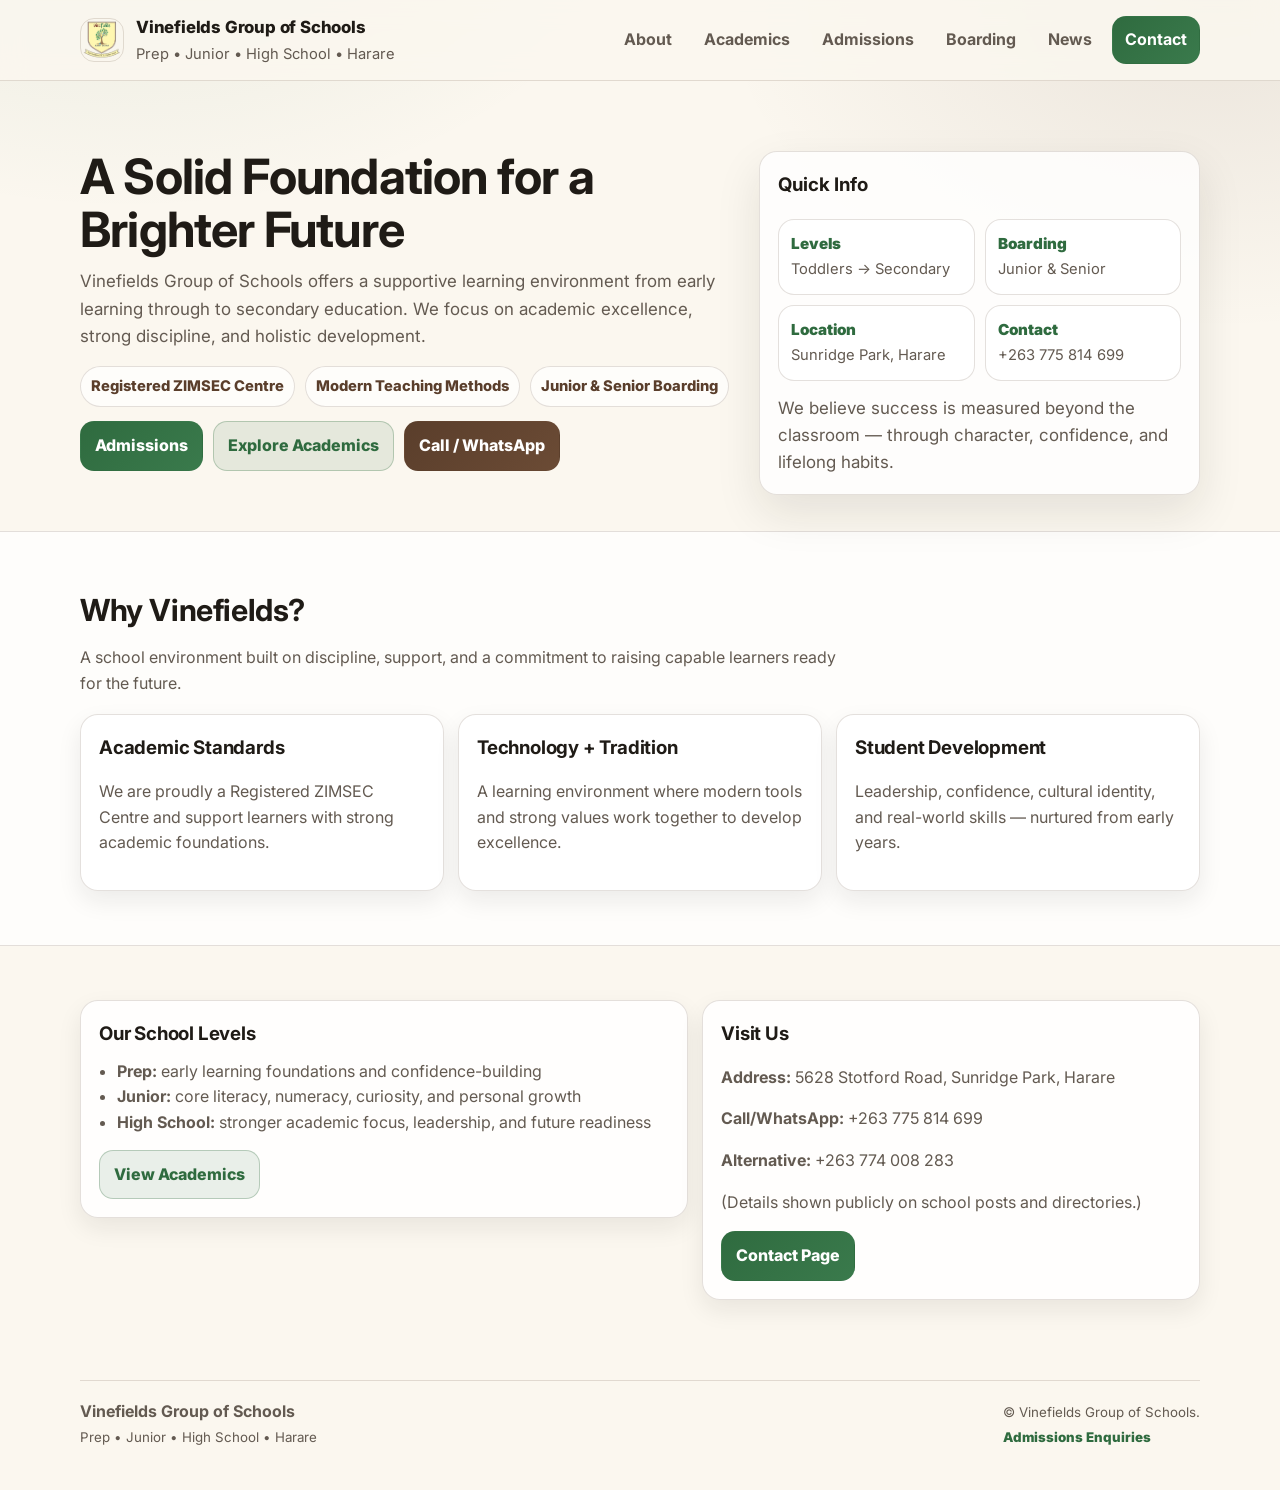
<file: index.html>
<!DOCTYPE html>
<html lang="en">
<head>
  <meta charset="UTF-8" />
  <meta name="viewport" content="width=device-width, initial-scale=1.0"/>
  <title>Vinefields Group of Schools | Harare</title>
  <meta name="description" content="Vinefields Group of Schools — a solid foundation from early learning to secondary education in Harare." />
  <link rel="preconnect" href="https://fonts.googleapis.com">
  <link rel="preconnect" href="https://fonts.gstatic.com" crossorigin>
  <link href="https://fonts.googleapis.com/css2?family=Inter:wght@400;600;700;800&display=swap" rel="stylesheet">
  <link rel="stylesheet" href="assets/css/styles.css?v=2" />
  <script src="assets/js/main.js?v=2"></script>
</head>
<body>
  <header class="topbar">
    <div class="container">
      <div class="topbar-inner">
        <a class="brand" href="index.html">
          <img src="assets/img/vinefields-logo-96.png" alt="Vinefields Junior School logo" />
          <div class="brand-title">
            <strong>Vinefields Group of Schools</strong>
            <span>Prep • Junior • High School • Harare</span>
          </div>
        </a>

        <nav class="nav" aria-label="Main navigation">
          <a href="about.html">About</a>
          <a href="academics.html">Academics</a>
          <a href="admissions.html">Admissions</a>
          <a href="boarding.html">Boarding</a>
          <a href="news.html">News</a>
          <a class="btn solid" href="contact.html">Contact</a>
        </nav>

        <button id="mobileToggle" class="mobile-toggle" aria-label="Open menu">Menu</button>
      </div>

      <div id="mobileNav" class="mobile-nav" aria-label="Mobile navigation">
        <a href="about.html">About</a>
        <a href="academics.html">Academics</a>
        <a href="admissions.html">Admissions</a>
        <a href="boarding.html">Boarding</a>
        <a href="news.html">News</a>
        <a href="contact.html">Contact</a>
      </div>
    </div>
  </header>

  <main>
    <section class="hero">
      <div class="container">
        <div class="hero-inner">
          <div>
            <h1>A Solid Foundation for a Brighter Future</h1>
            <p>
              Vinefields Group of Schools offers a supportive learning environment from early learning
              through to secondary education. We focus on academic excellence, strong discipline,
              and holistic development.
            </p>

            <div class="badges">
              <div class="badge">Registered ZIMSEC Centre</div>
              <div class="badge">Modern Teaching Methods</div>
              <div class="badge">Junior & Senior Boarding</div>
            </div>

            <div class="hero-actions">
              <a class="btn solid" href="admissions.html">Admissions</a>
              <a class="btn" href="academics.html">Explore Academics</a>
              <a class="btn brown" href="contact.html">Call / WhatsApp</a>
            </div>
          </div>

          <aside class="hero-card">
            <h3 style="margin-top:0">Quick Info</h3>
            <div class="kpis">
              <div class="kpi">
                <strong>Levels</strong>
                <span>Toddlers → Secondary</span>
              </div>
              <div class="kpi">
                <strong>Boarding</strong>
                <span>Junior & Senior</span>
              </div>
              <div class="kpi">
                <strong>Location</strong>
                <span>Sunridge Park, Harare</span>
              </div>
              <div class="kpi">
                <strong>Contact</strong>
                <span>+263 775 814 699</span>
              </div>
            </div>

            <p style="margin:14px 0 0; color: var(--muted);">
              We believe success is measured beyond the classroom — through character, confidence,
              and lifelong habits.
            </p>
          </aside>
        </div>
      </div>
    </section>

    <section class="section alt">
      <div class="container">
        <h2>Why Vinefields?</h2>
        <p class="lead">
          A school environment built on discipline, support, and a commitment to raising capable learners
          ready for the future.
        </p>

        <div class="grid3">
          <div class="card">
            <h3>Academic Standards</h3>
            <p>We are proudly a Registered ZIMSEC Centre and support learners with strong academic foundations.</p>
          </div>
          <div class="card">
            <h3>Technology + Tradition</h3>
            <p>A learning environment where modern tools and strong values work together to develop excellence.</p>
          </div>
          <div class="card">
            <h3>Student Development</h3>
            <p>Leadership, confidence, cultural identity, and real-world skills — nurtured from early years.</p>
          </div>
        </div>
      </div>
    </section>

    <section class="section">
      <div class="container split">
        <div class="card">
          <h3>Our School Levels</h3>
          <ul>
            <li><strong>Prep:</strong> early learning foundations and confidence-building</li>
            <li><strong>Junior:</strong> core literacy, numeracy, curiosity, and personal growth</li>
            <li><strong>High School:</strong> stronger academic focus, leadership, and future readiness</li>
          </ul>
          <div style="margin-top:14px;">
            <a class="btn" href="academics.html">View Academics</a>
          </div>
        </div>

        <div class="card">
          <h3>Visit Us</h3>
          <p><strong>Address:</strong> 5628 Stotford Road, Sunridge Park, Harare</p>
          <p><strong>Call/WhatsApp:</strong> +263 775 814 699</p>
          <p><strong>Alternative:</strong> +263 774 008 283</p>
          <p style="margin-top:12px; color: var(--muted);">
            (Details shown publicly on school posts and directories.)
          </p>
          <div style="margin-top:14px;">
            <a class="btn solid" href="contact.html">Contact Page</a>
          </div>
        </div>
      </div>
    </section>
  </main>

  <footer class="footer">
    <div class="container">
      <div class="footer-inner">
        <div>
          <strong>Vinefields Group of Schools</strong><br/>
          <small>Prep • Junior • High School • Harare</small>
        </div>
        <div>
          <small>© <span id="year"></span> Vinefields Group of Schools.</small><br/>
          <small><a href="contact.html">Admissions Enquiries</a></small>
        </div>
      </div>
    </div>
  </footer>

  <script src="assets/js/main.js"></script>
</body>
</html>
</file>
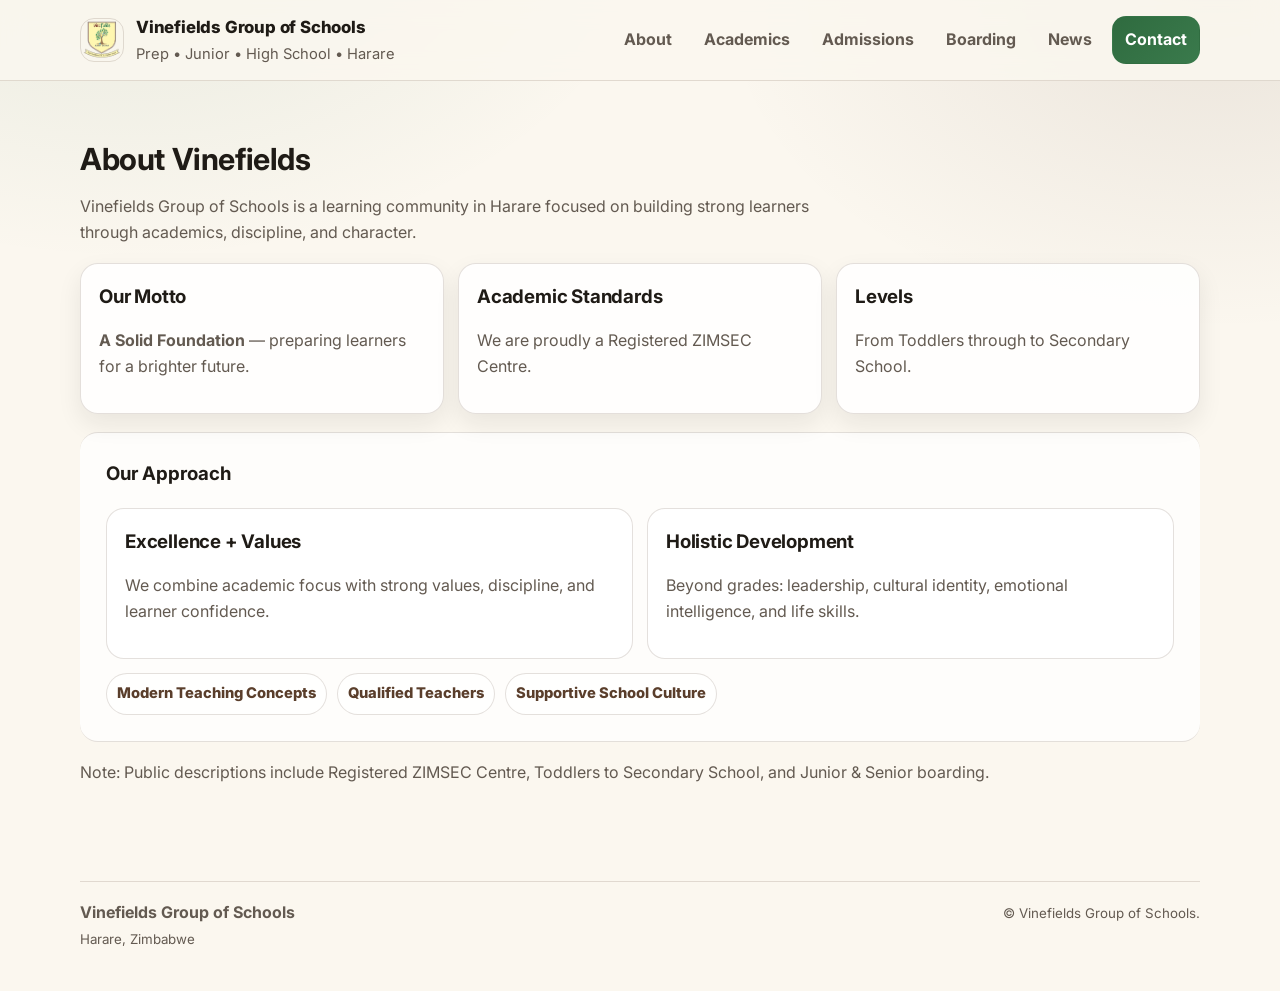
<file: about.html>
<!DOCTYPE html>
<html lang="en">
<head>
  <meta charset="UTF-8" />
  <meta name="viewport" content="width=device-width, initial-scale=1.0"/>
  <title>About | Vinefields Group of Schools</title>
  <link rel="preconnect" href="https://fonts.googleapis.com">
  <link rel="preconnect" href="https://fonts.gstatic.com" crossorigin>
  <link href="https://fonts.googleapis.com/css2?family=Inter:wght@400;600;700;800&display=swap" rel="stylesheet">
  <link rel="stylesheet" href="assets/css/styles.css?v=2" />
  <script src="assets/js/main.js?v=2"></script>
</head>
<body>
  <header class="topbar">
    <div class="container">
      <div class="topbar-inner">
        <a class="brand" href="index.html">
          <img src="assets/img/vinefields-logo-96.png" alt="Vinefields Junior School logo" />
          <div class="brand-title">
            <strong>Vinefields Group of Schools</strong>
            <span>Prep • Junior • High School • Harare</span>
          </div>
        </a>

        <nav class="nav">
          <a href="about.html">About</a>
          <a href="academics.html">Academics</a>
          <a href="admissions.html">Admissions</a>
          <a href="boarding.html">Boarding</a>
          <a href="news.html">News</a>
          <a class="btn solid" href="contact.html">Contact</a>
        </nav>

        <button id="mobileToggle" class="mobile-toggle">Menu</button>
      </div>

      <div id="mobileNav" class="mobile-nav">
        <a href="about.html">About</a>
        <a href="academics.html">Academics</a>
        <a href="admissions.html">Admissions</a>
        <a href="boarding.html">Boarding</a>
        <a href="news.html">News</a>
        <a href="contact.html">Contact</a>
      </div>
    </div>
  </header>

  <main>
    <section class="section">
      <div class="container">
        <h2>About Vinefields</h2>
        <p class="lead">
          Vinefields Group of Schools is a learning community in Harare focused on building strong learners
          through academics, discipline, and character.
        </p>

        <div class="grid3">
          <div class="card">
            <h3>Our Motto</h3>
            <p><strong>A Solid Foundation</strong> — preparing learners for a brighter future.</p>
          </div>
          <div class="card">
            <h3>Academic Standards</h3>
            <p>We are proudly a Registered ZIMSEC Centre.</p>
          </div>
          <div class="card">
            <h3>Levels</h3>
            <p>From Toddlers through to Secondary School.</p>
          </div>
        </div>

        <div class="section alt" style="border-radius: var(--radius); padding: 26px; margin-top: 18px;">
          <h3 style="margin-top:0;">Our Approach</h3>
          <div class="grid2">
            <div class="card" style="box-shadow:none;">
              <h3>Excellence + Values</h3>
              <p>We combine academic focus with strong values, discipline, and learner confidence.</p>
            </div>
            <div class="card" style="box-shadow:none;">
              <h3>Holistic Development</h3>
              <p>Beyond grades: leadership, cultural identity, emotional intelligence, and life skills.</p>
            </div>
          </div>
          <div class="badges">
            <div class="badge">Modern Teaching Concepts</div>
            <div class="badge">Qualified Teachers</div>
            <div class="badge">Supportive School Culture</div>
          </div>
        </div>

        <p style="color: var(--muted); margin-top: 18px;">
          Note: Public descriptions include Registered ZIMSEC Centre, Toddlers to Secondary School, and Junior & Senior boarding.
        </p>
      </div>
    </section>
  </main>

  <footer class="footer">
    <div class="container">
      <div class="footer-inner">
        <div>
          <strong>Vinefields Group of Schools</strong><br/>
          <small>Harare, Zimbabwe</small>
        </div>
        <div>
          <small>© <span id="year"></span> Vinefields Group of Schools.</small>
        </div>
      </div>
    </div>
  </footer>

  <script src="assets/js/main.js"></script>
</body>
</html>
</file>
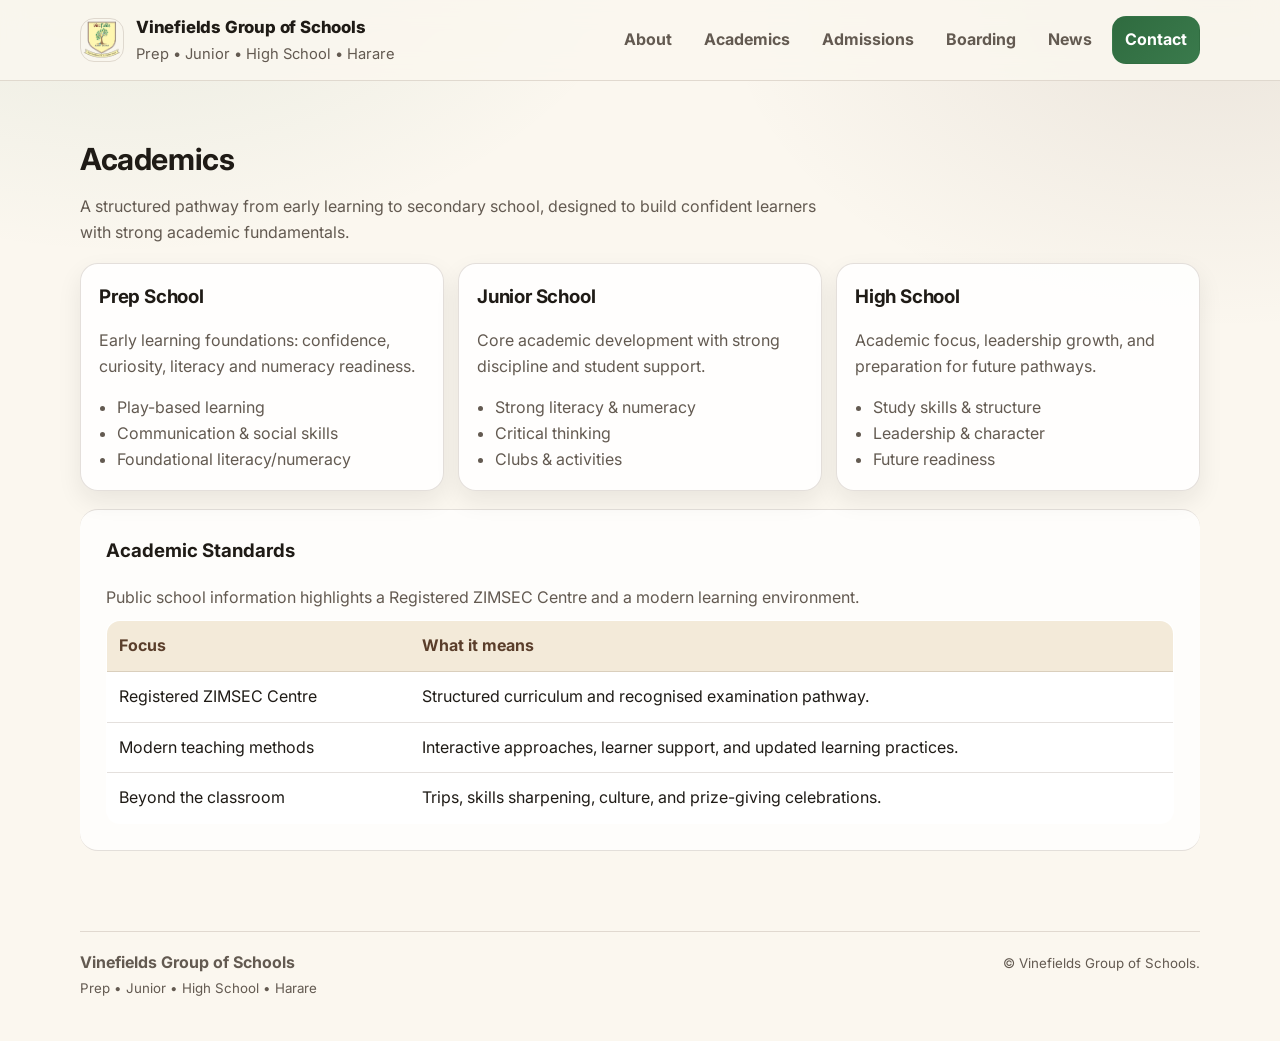
<file: academics.html>
<!DOCTYPE html>
<html lang="en">
<head>
  <meta charset="UTF-8" />
  <meta name="viewport" content="width=device-width, initial-scale=1.0"/>
  <title>Academics | Vinefields Group of Schools</title>
  <link rel="preconnect" href="https://fonts.googleapis.com">
  <link rel="preconnect" href="https://fonts.gstatic.com" crossorigin>
  <link href="https://fonts.googleapis.com/css2?family=Inter:wght@400;600;700;800&display=swap" rel="stylesheet">
  <link rel="stylesheet" href="assets/css/styles.css?v=2" />
  <script src="assets/js/main.js?v=2"></script>
<body>
  <header class="topbar">
    <div class="container">
      <div class="topbar-inner">
        <a class="brand" href="index.html">
          <img src="assets/img/vinefields-logo-96.png" alt="Vinefields Junior School logo" />
          <div class="brand-title">
            <strong>Vinefields Group of Schools</strong>
            <span>Prep • Junior • High School • Harare</span>
          </div>
        </a>

        <nav class="nav">
          <a href="about.html">About</a>
          <a href="academics.html">Academics</a>
          <a href="admissions.html">Admissions</a>
          <a href="boarding.html">Boarding</a>
          <a href="news.html">News</a>
          <a class="btn solid" href="contact.html">Contact</a>
        </nav>

        <button id="mobileToggle" class="mobile-toggle">Menu</button>
      </div>

      <div id="mobileNav" class="mobile-nav">
        <a href="about.html">About</a>
        <a href="academics.html">Academics</a>
        <a href="admissions.html">Admissions</a>
        <a href="boarding.html">Boarding</a>
        <a href="news.html">News</a>
        <a href="contact.html">Contact</a>
      </div>
    </div>
  </header>

  <main>
    <section class="section">
      <div class="container">
        <h2>Academics</h2>
        <p class="lead">
          A structured pathway from early learning to secondary school, designed to build confident learners
          with strong academic fundamentals.
        </p>

        <div class="grid3">
          <div class="card">
            <h3>Prep School</h3>
            <p>Early learning foundations: confidence, curiosity, literacy and numeracy readiness.</p>
            <ul>
              <li>Play-based learning</li>
              <li>Communication & social skills</li>
              <li>Foundational literacy/numeracy</li>
            </ul>
          </div>

          <div class="card">
            <h3>Junior School</h3>
            <p>Core academic development with strong discipline and student support.</p>
            <ul>
              <li>Strong literacy & numeracy</li>
              <li>Critical thinking</li>
              <li>Clubs & activities</li>
            </ul>
          </div>

          <div class="card">
            <h3>High School</h3>
            <p>Academic focus, leadership growth, and preparation for future pathways.</p>
            <ul>
              <li>Study skills & structure</li>
              <li>Leadership & character</li>
              <li>Future readiness</li>
            </ul>
          </div>
        </div>

        <div class="section alt" style="border-radius: var(--radius); padding: 26px; margin-top: 18px;">
          <h3 style="margin-top:0;">Academic Standards</h3>
          <p class="lead" style="margin-bottom: 10px;">
            Public school information highlights a Registered ZIMSEC Centre and a modern learning environment.
          </p>

          <table class="table" aria-label="Academic highlights">
            <thead>
              <tr>
                <th>Focus</th>
                <th>What it means</th>
              </tr>
            </thead>
            <tbody>
              <tr>
                <td>Registered ZIMSEC Centre</td>
                <td>Structured curriculum and recognised examination pathway.</td>
              </tr>
              <tr>
                <td>Modern teaching methods</td>
                <td>Interactive approaches, learner support, and updated learning practices.</td>
              </tr>
              <tr>
                <td>Beyond the classroom</td>
                <td>Trips, skills sharpening, culture, and prize-giving celebrations.</td>
              </tr>
            </tbody>
          </table>
        </div>

      </div>
    </section>
  </main>

  <footer class="footer">
    <div class="container">
      <div class="footer-inner">
        <div>
          <strong>Vinefields Group of Schools</strong><br/>
          <small>Prep • Junior • High School • Harare</small>
        </div>
        <div>
          <small>© <span id="year"></span> Vinefields Group of Schools.</small>
        </div>
      </div>
    </div>
  </footer>

  <script src="assets/js/main.js"></script>
</body>
</html>
</file>
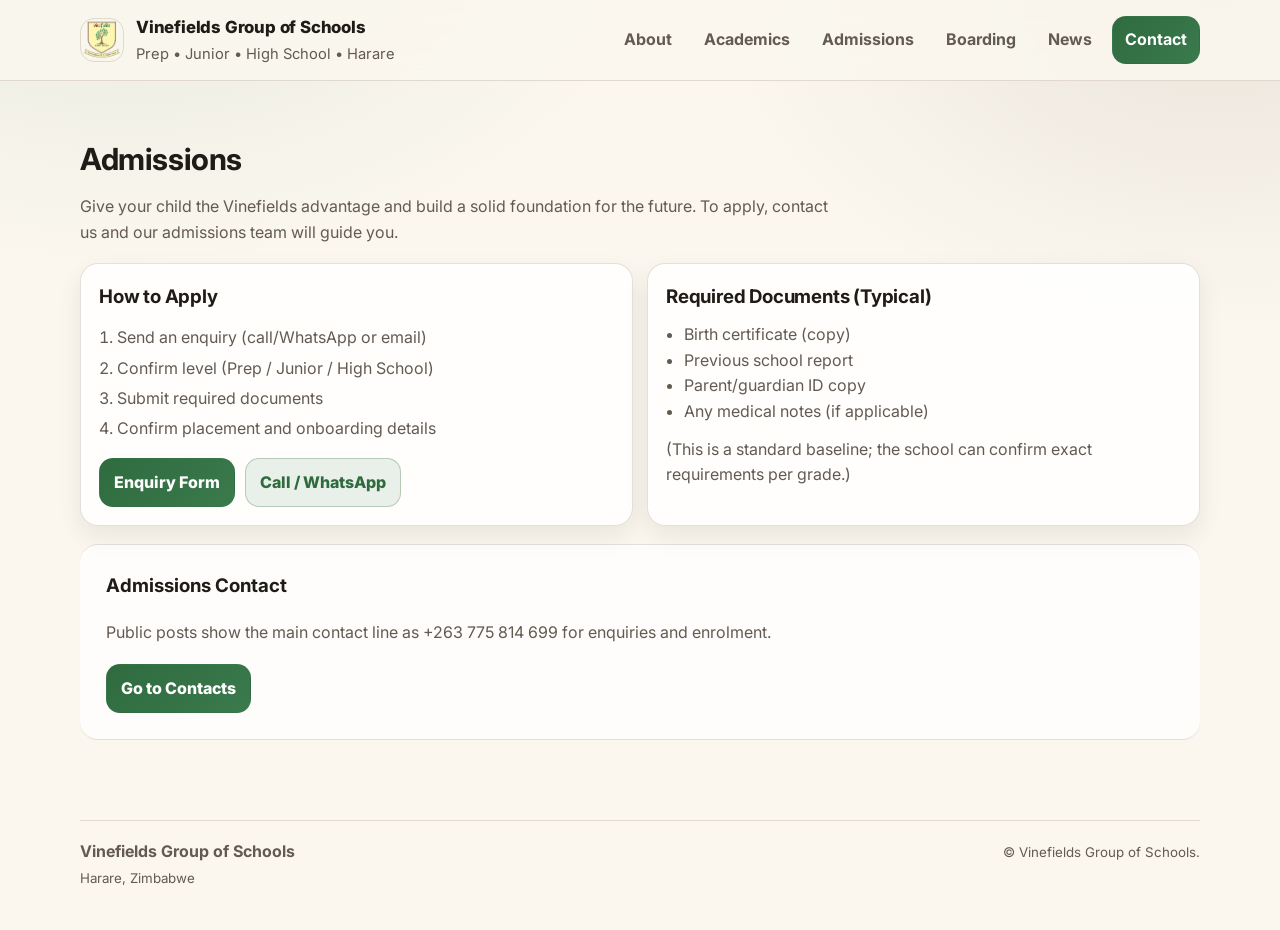
<file: admissions.html>
<!DOCTYPE html>
<html lang="en">
<head>
  <meta charset="UTF-8" />
  <meta name="viewport" content="width=device-width, initial-scale=1.0"/>
  <title>Admissions | Vinefields Group of Schools</title>
  <link rel="preconnect" href="https://fonts.googleapis.com">
  <link rel="preconnect" href="https://fonts.gstatic.com" crossorigin>
  <link href="https://fonts.googleapis.com/css2?family=Inter:wght@400;600;700;800&display=swap" rel="stylesheet">
  <link rel="stylesheet" href="assets/css/styles.css?v=2" />
  <script src="assets/js/main.js?v=2"></script>
</head>
<body>
  <header class="topbar">
    <div class="container">
      <div class="topbar-inner">
        <a class="brand" href="index.html">
          <img src="assets/img/vinefields-logo-96.png" alt="Vinefields Junior School logo" />
          <div class="brand-title">
            <strong>Vinefields Group of Schools</strong>
            <span>Prep • Junior • High School • Harare</span>
          </div>
        </a>

        <nav class="nav">
          <a href="about.html">About</a>
          <a href="academics.html">Academics</a>
          <a href="admissions.html">Admissions</a>
          <a href="boarding.html">Boarding</a>
          <a href="news.html">News</a>
          <a class="btn solid" href="contact.html">Contact</a>
        </nav>

        <button id="mobileToggle" class="mobile-toggle">Menu</button>
      </div>

      <div id="mobileNav" class="mobile-nav">
        <a href="about.html">About</a>
        <a href="academics.html">Academics</a>
        <a href="admissions.html">Admissions</a>
        <a href="boarding.html">Boarding</a>
        <a href="news.html">News</a>
        <a href="contact.html">Contact</a>
      </div>
    </div>
  </header>

  <main>
    <section class="section">
      <div class="container">
        <h2>Admissions</h2>
        <p class="lead">
          Give your child the Vinefields advantage and build a solid foundation for the future.
          To apply, contact us and our admissions team will guide you.
        </p>

        <div class="grid2">
          <div class="card">
            <h3>How to Apply</h3>
            <ol style="color: var(--muted); line-height: 1.9; padding-left: 18px; margin: 10px 0 0;">
              <li>Send an enquiry (call/WhatsApp or email)</li>
              <li>Confirm level (Prep / Junior / High School)</li>
              <li>Submit required documents</li>
              <li>Confirm placement and onboarding details</li>
            </ol>
            <div class="hero-actions" style="margin-top: 14px;">
              <a class="btn solid" href="contact.html">Enquiry Form</a>
              <a class="btn" href="contact.html#contacts">Call / WhatsApp</a>
            </div>
          </div>

          <div class="card">
            <h3>Required Documents (Typical)</h3>
            <ul>
              <li>Birth certificate (copy)</li>
              <li>Previous school report</li>
              <li>Parent/guardian ID copy</li>
              <li>Any medical notes (if applicable)</li>
            </ul>
            <p style="margin-top: 12px; color: var(--muted);">
              (This is a standard baseline; the school can confirm exact requirements per grade.)
            </p>
          </div>
        </div>

        <div class="section alt" style="border-radius: var(--radius); padding: 26px; margin-top: 18px;">
          <h3 style="margin-top:0;">Admissions Contact</h3>
          <p class="lead">
            Public posts show the main contact line as +263 775 814 699 for enquiries and enrolment.
          </p>
          <a class="btn solid" href="contact.html#contacts">Go to Contacts</a>
        </div>

      </div>
    </section>
  </main>

  <footer class="footer">
    <div class="container">
      <div class="footer-inner">
        <div>
          <strong>Vinefields Group of Schools</strong><br/>
          <small>Harare, Zimbabwe</small>
        </div>
        <div>
          <small>© <span id="year"></span> Vinefields Group of Schools.</small>
        </div>
      </div>
    </div>
  </footer>

  <script src="assets/js/main.js"></script>
</body>
</html>
</file>
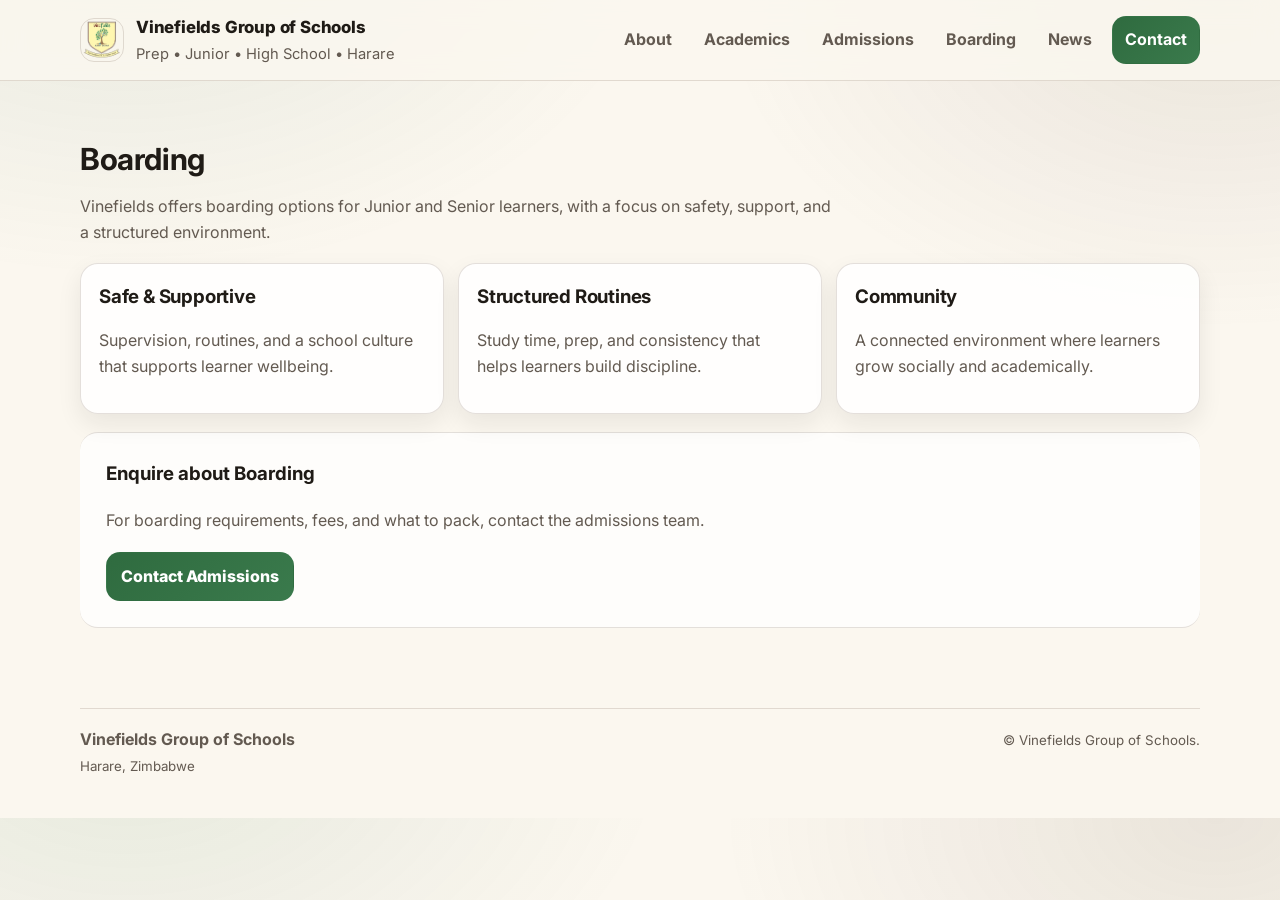
<file: boarding.html>
<!DOCTYPE html>
<html lang="en">
<head>
  <meta charset="UTF-8" />
  <meta name="viewport" content="width=device-width, initial-scale=1.0"/>
  <title>Boarding | Vinefields Group of Schools</title>
  <link rel="preconnect" href="https://fonts.googleapis.com">
  <link rel="preconnect" href="https://fonts.gstatic.com" crossorigin>
  <link href="https://fonts.googleapis.com/css2?family=Inter:wght@400;600;700;800&display=swap" rel="stylesheet">
  <link rel="stylesheet" href="assets/css/styles.css?v=2" />
  <script src="assets/js/main.js?v=2"></script>
</head>
<body>
  <header class="topbar">
    <div class="container">
      <div class="topbar-inner">
        <a class="brand" href="index.html">
          <img src="assets/img/vinefields-logo-96.png" alt="Vinefields Junior School logo" />
          <div class="brand-title">
            <strong>Vinefields Group of Schools</strong>
            <span>Prep • Junior • High School • Harare</span>
          </div>
        </a>

        <nav class="nav">
          <a href="about.html">About</a>
          <a href="academics.html">Academics</a>
          <a href="admissions.html">Admissions</a>
          <a href="boarding.html">Boarding</a>
          <a href="news.html">News</a>
          <a class="btn solid" href="contact.html">Contact</a>
        </nav>

        <button id="mobileToggle" class="mobile-toggle">Menu</button>
      </div>

      <div id="mobileNav" class="mobile-nav">
        <a href="about.html">About</a>
        <a href="academics.html">Academics</a>
        <a href="admissions.html">Admissions</a>
        <a href="boarding.html">Boarding</a>
        <a href="news.html">News</a>
        <a href="contact.html">Contact</a>
      </div>
    </div>
  </header>

  <main>
    <section class="section">
      <div class="container">
        <h2>Boarding</h2>
        <p class="lead">
          Vinefields offers boarding options for Junior and Senior learners, with a focus on safety, support,
          and a structured environment.
        </p>

        <div class="grid3">
          <div class="card">
            <h3>Safe & Supportive</h3>
            <p>Supervision, routines, and a school culture that supports learner wellbeing.</p>
          </div>
          <div class="card">
            <h3>Structured Routines</h3>
            <p>Study time, prep, and consistency that helps learners build discipline.</p>
          </div>
          <div class="card">
            <h3>Community</h3>
            <p>A connected environment where learners grow socially and academically.</p>
          </div>
        </div>

        <div class="section alt" style="border-radius: var(--radius); padding: 26px; margin-top: 18px;">
          <h3 style="margin-top:0;">Enquire about Boarding</h3>
          <p class="lead">For boarding requirements, fees, and what to pack, contact the admissions team.</p>
          <a class="btn solid" href="contact.html#contacts">Contact Admissions</a>
        </div>
      </div>
    </section>
  </main>

  <footer class="footer">
    <div class="container">
      <div class="footer-inner">
        <div>
          <strong>Vinefields Group of Schools</strong><br/>
          <small>Harare, Zimbabwe</small>
        </div>
        <div>
          <small>© <span id="year"></span> Vinefields Group of Schools.</small>
        </div>
      </div>
    </div>
  </footer>

  <script src="assets/js/main.js"></script>
</body>
</html>
</file>
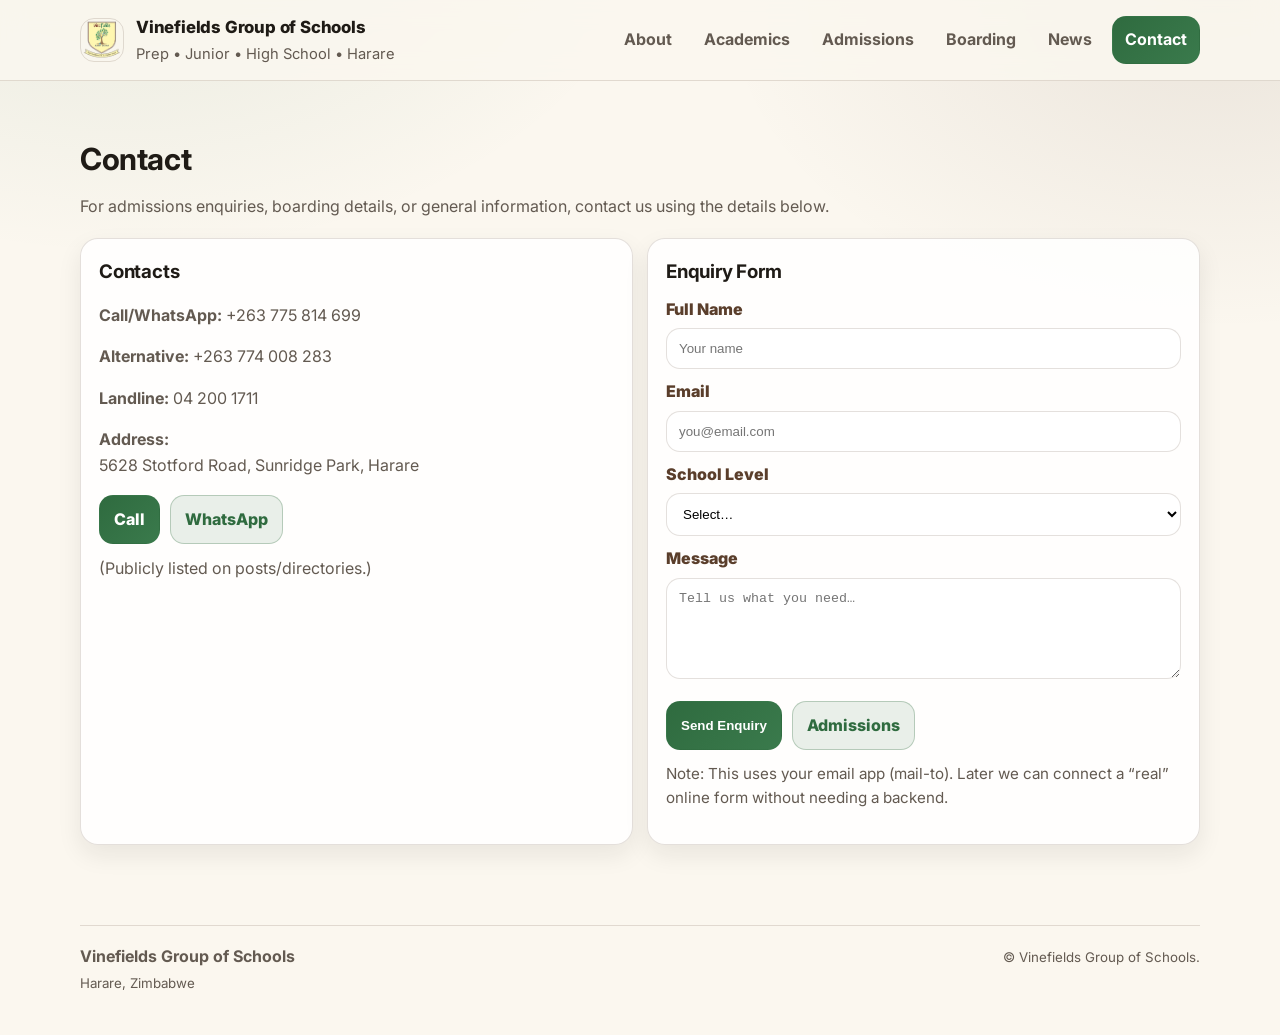
<file: contact.html>
<!DOCTYPE html>
<html lang="en">
<head>
  <meta charset="UTF-8" />
  <meta name="viewport" content="width=device-width, initial-scale=1.0"/>
  <title>Contact | Vinefields Group of Schools</title>
  <link rel="preconnect" href="https://fonts.googleapis.com">
  <link rel="preconnect" href="https://fonts.gstatic.com" crossorigin>
  <link href="https://fonts.googleapis.com/css2?family=Inter:wght@400;600;700;800&display=swap" rel="stylesheet">
  <link rel="stylesheet" href="assets/css/styles.css?v=2" />
  <script src="assets/js/main.js?v=2"></script>
</head>
<body>
  <header class="topbar">
    <div class="container">
      <div class="topbar-inner">
        <a class="brand" href="index.html">
          <img src="assets/img/vinefields-logo-96.png" alt="Vinefields Junior School logo" />
          <div class="brand-title">
            <strong>Vinefields Group of Schools</strong>
            <span>Prep • Junior • High School • Harare</span>
          </div>
        </a>

        <nav class="nav">
          <a href="about.html">About</a>
          <a href="academics.html">Academics</a>
          <a href="admissions.html">Admissions</a>
          <a href="boarding.html">Boarding</a>
          <a href="news.html">News</a>
          <a class="btn solid" href="contact.html">Contact</a>
        </nav>

        <button id="mobileToggle" class="mobile-toggle">Menu</button>
      </div>

      <div id="mobileNav" class="mobile-nav">
        <a href="about.html">About</a>
        <a href="academics.html">Academics</a>
        <a href="admissions.html">Admissions</a>
        <a href="boarding.html">Boarding</a>
        <a href="news.html">News</a>
        <a href="contact.html">Contact</a>
      </div>
    </div>
  </header>

  <main>
    <section class="section">
      <div class="container">
        <h2>Contact</h2>
        <p class="lead">
          For admissions enquiries, boarding details, or general information, contact us using the details below.
        </p>

        <div id="contacts" class="grid2">
          <div class="card">
            <h3>Contacts</h3>
            <p><strong>Call/WhatsApp:</strong> +263 775 814 699</p>
            <p><strong>Alternative:</strong> +263 774 008 283</p>
            <p><strong>Landline:</strong> 04 200 1711</p>
            <p style="margin-top: 12px;"><strong>Address:</strong><br/>5628 Stotford Road, Sunridge Park, Harare</p>

            <div class="hero-actions" style="margin-top: 14px;">
              <a class="btn solid" href="tel:+263775814699">Call</a>
              <a class="btn" href="https://wa.me/263775814699" target="_blank" rel="noopener">WhatsApp</a>
            </div>

            <p style="margin-top: 12px; color: var(--muted);">
              (Publicly listed on posts/directories.)
            </p>
          </div>

          <div class="card">
            <h3>Enquiry Form</h3>
            <form class="form" action="mailto:admissions@vinefields.co.zw" method="post" enctype="text/plain">
              <label>Full Name
                <input name="name" type="text" placeholder="Your name" required />
              </label>

              <label>Email
                <input name="email" type="email" placeholder="you@email.com" required />
              </label>

              <label>School Level
                <select name="level" required>
                  <option value="">Select…</option>
                  <option>Prep School</option>
                  <option>Junior School</option>
                  <option>High School</option>
                </select>
              </label>

              <label>Message
                <textarea name="message" rows="5" placeholder="Tell us what you need…" required></textarea>
              </label>

              <div class="hero-actions" style="margin-top: 14px;">
                <button class="btn solid" type="submit">Send Enquiry</button>
                <a class="btn" href="admissions.html">Admissions</a>
              </div>

              <p style="margin-top: 12px; color: var(--muted); font-size: 0.95rem;">
                Note: This uses your email app (mail-to). Later we can connect a “real” online form without needing a backend.
              </p>
            </form>
          </div>
        </div>

      </div>
    </section>
  </main>

  <footer class="footer">
    <div class="container">
      <div class="footer-inner">
        <div>
          <strong>Vinefields Group of Schools</strong><br/>
          <small>Harare, Zimbabwe</small>
        </div>
        <div>
          <small>© <span id="year"></span> Vinefields Group of Schools.</small>
        </div>
      </div>
    </div>
  </footer>

  <script src="assets/js/main.js"></script>
</body>
</html>
</file>
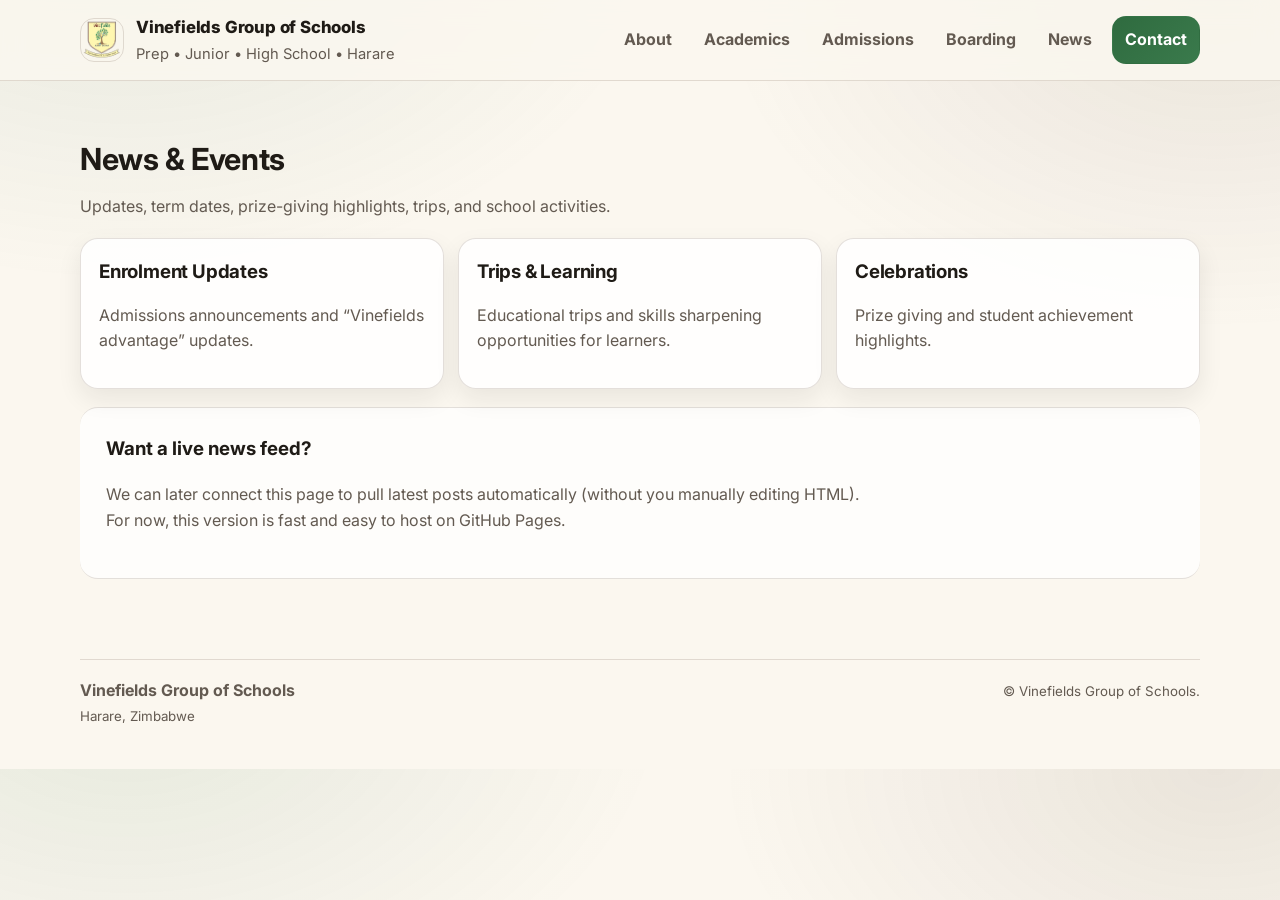
<file: news.html>
<!DOCTYPE html>
<html lang="en">
<head>
  <meta charset="UTF-8" />
  <meta name="viewport" content="width=device-width, initial-scale=1.0"/>
  <title>News | Vinefields Group of Schools</title>
  <link rel="preconnect" href="https://fonts.googleapis.com">
  <link rel="preconnect" href="https://fonts.gstatic.com" crossorigin>
  <link href="https://fonts.googleapis.com/css2?family=Inter:wght@400;600;700;800&display=swap" rel="stylesheet">
  <link rel="stylesheet" href="assets/css/styles.css?v=2" />
  <script src="assets/js/main.js?v=2"></script>
</head>
<body>
  <header class="topbar">
    <div class="container">
      <div class="topbar-inner">
        <a class="brand" href="index.html">
          <img src="assets/img/vinefields-logo-96.png" alt="Vinefields Junior School logo" />
          <div class="brand-title">
            <strong>Vinefields Group of Schools</strong>
            <span>Prep • Junior • High School • Harare</span>
          </div>
        </a>

        <nav class="nav">
          <a href="about.html">About</a>
          <a href="academics.html">Academics</a>
          <a href="admissions.html">Admissions</a>
          <a href="boarding.html">Boarding</a>
          <a href="news.html">News</a>
          <a class="btn solid" href="contact.html">Contact</a>
        </nav>

        <button id="mobileToggle" class="mobile-toggle">Menu</button>
      </div>

      <div id="mobileNav" class="mobile-nav">
        <a href="about.html">About</a>
        <a href="academics.html">Academics</a>
        <a href="admissions.html">Admissions</a>
        <a href="boarding.html">Boarding</a>
        <a href="news.html">News</a>
        <a href="contact.html">Contact</a>
      </div>
    </div>
  </header>

  <main>
    <section class="section">
      <div class="container">
        <h2>News & Events</h2>
        <p class="lead">
          Updates, term dates, prize-giving highlights, trips, and school activities.
        </p>

        <div class="grid3">
          <div class="card">
            <h3>Enrolment Updates</h3>
            <p>Admissions announcements and “Vinefields advantage” updates.</p>
          </div>
          <div class="card">
            <h3>Trips & Learning</h3>
            <p>Educational trips and skills sharpening opportunities for learners.</p>
          </div>
          <div class="card">
            <h3>Celebrations</h3>
            <p>Prize giving and student achievement highlights.</p>
          </div>
        </div>

        <div class="section alt" style="border-radius: var(--radius); padding: 26px; margin-top: 18px;">
          <h3 style="margin-top:0;">Want a live news feed?</h3>
          <p class="lead">
            We can later connect this page to pull latest posts automatically (without you manually editing HTML).
            For now, this version is fast and easy to host on GitHub Pages.
          </p>
        </div>
      </div>
    </section>
  </main>

  <footer class="footer">
    <div class="container">
      <div class="footer-inner">
        <div>
          <strong>Vinefields Group of Schools</strong><br/>
          <small>Harare, Zimbabwe</small>
        </div>
        <div>
          <small>© <span id="year"></span> Vinefields Group of Schools.</small>
        </div>
      </div>
    </div>
  </footer>

  <script src="assets/js/main.js"></script>
</body>
</html>
</file>
<file: assets/css/styles.css>
:root{
  --bg: #fbf7ef;           /* beige */
  --card: #ffffff;         /* white */
  --text: #1f1b16;
  --muted: #635a51;
  --brown: #5a3e2b;
  --green: #2f6b3f;
  --green-2: #3a7a4c;
  --beige-2: #f3ead9;
  --border: rgba(90,62,43,0.16);
  --shadow: 0 18px 45px rgba(31,27,22,0.10);
  --shadow-soft: 0 10px 24px rgba(31,27,22,0.08);
  --radius: 18px;
}

*{ box-sizing: border-box; }
html{ scroll-behavior:smooth; }
body{
  margin:0;
  font-family: "Inter", system-ui, -apple-system, "Segoe UI", Roboto, Arial, sans-serif;
  background: radial-gradient(900px 600px at 10% -10%, rgba(47,107,63,0.10), transparent 60%),
              radial-gradient(900px 600px at 95% 0%, rgba(90,62,43,0.10), transparent 55%),
              var(--bg);
  color: var(--text);
  line-height: 1.6;
}

a{ color: inherit; }
.container{ width: min(1120px, 92%); margin: 0 auto; }

.topbar{
  position: sticky; top:0; z-index: 30;
  background: rgba(251,247,239,0.86);
  backdrop-filter: blur(12px);
  border-bottom: 1px solid var(--border);
}
.topbar-inner{
  display:flex; align-items:center; justify-content:space-between;
  padding: 14px 0; gap: 14px;
}

.brand{ display:flex; gap: 12px; align-items:center; text-decoration:none; }
.brand img{ width: 44px; height:44px; object-fit: cover; border-radius: 14px; border: 1px solid var(--border); }
.brand-title strong{ font-size: 1.05rem; font-weight: 800; letter-spacing: -0.2px; }
.brand-title span{ display:block; color: var(--muted); font-size: 0.92rem; margin-top: 2px; }

.nav{ display:flex; gap: 8px; align-items:center; }
.nav a{
  text-decoration:none;
  padding: 10px 12px;
  border-radius: 14px;
  color: var(--muted);
  font-weight: 700;
}
.nav a:hover{ background: var(--beige-2); color: var(--text); }

.btn{
  display:inline-flex; align-items:center; justify-content:center;
  padding: 11px 14px;
  border-radius: 14px;
  border: 1px solid rgba(47,107,63,0.28);
  background: rgba(47,107,63,0.10);
  color: var(--green);
  font-weight: 800;
  text-decoration:none;
  cursor:pointer;
  transition: transform .12s ease, background .12s ease, box-shadow .12s ease;
}
.btn:hover{ transform: translateY(-1px); box-shadow: var(--shadow-soft); }
.btn.solid{
  background: linear-gradient(135deg, var(--green), var(--green-2));
  border-color: transparent;
  color: #fff;
}
.btn.brown{
  background: linear-gradient(135deg, var(--brown), #6b4b35);
  border-color: transparent;
  color: #fff;
}
.btn.ghost{
  background: #fff;
  border: 1px solid var(--border);
  color: var(--brown);
}

.mobile-toggle{
  display:none;
  border: 1px solid var(--border);
  background: #fff;
  border-radius: 14px;
  padding: 10px 12px;
  font-weight: 800;
  color: var(--brown);
  cursor:pointer;
}
.mobile-nav{ display:none; padding: 0 0 14px; }
.mobile-nav a{
  display:block;
  padding: 10px 12px;
  border-radius: 14px;
  text-decoration:none;
  font-weight: 750;
  color: var(--muted);
}
.mobile-nav a:hover{ background: var(--beige-2); color: var(--text); }
.mobile-nav.show{ display:block; }

.hero{
  padding: 70px 0 36px;
}
.hero-inner{
  display:grid;
  grid-template-columns: 1.2fr 0.8fr;
  gap: 18px;
  align-items: start;
}
.hero h1{
  font-size: clamp(2.2rem, 3.8vw, 3.2rem);
  line-height: 1.08;
  margin: 0 0 12px;
  letter-spacing: -0.8px;
}
.hero p{
  margin: 0 0 16px;
  color: var(--muted);
  font-size: 1.06rem;
  max-width: 70ch;
}
.hero-actions{ display:flex; gap: 10px; flex-wrap: wrap; margin-top: 14px; }

.badges{ display:flex; flex-wrap: wrap; gap: 10px; margin: 14px 0 0; }
.badge{
  background: rgba(255,255,255,0.70);
  border: 1px solid var(--border);
  color: var(--brown);
  padding: 8px 10px;
  border-radius: 999px;
  font-weight: 800;
  font-size: 0.92rem;
}

.hero-card{
  background: rgba(255,255,255,0.78);
  border: 1px solid var(--border);
  border-radius: var(--radius);
  box-shadow: var(--shadow);
  padding: 18px;
}

.kpis{
  margin-top: 10px;
  display:grid;
  grid-template-columns: 1fr 1fr;
  gap: 10px;
}
.kpi{
  background:#fff;
  border: 1px solid var(--border);
  border-radius: 16px;
  padding: 12px;
}
.kpi strong{ display:block; color: var(--green); font-size: 0.95rem; font-weight: 900; }
.kpi span{ color: var(--muted); font-size: 0.92rem; }

.section{ padding: 54px 0; }
.section.alt{
  background: rgba(255,255,255,0.75);
  border-top: 1px solid var(--border);
  border-bottom: 1px solid var(--border);
}
.section h2{
  margin: 0 0 10px;
  font-size: 1.9rem;
  letter-spacing: -0.4px;
}
.lead{
  margin: 0 0 18px;
  color: var(--muted);
  max-width: 76ch;
}

.grid3{ display:grid; grid-template-columns: repeat(3, 1fr); gap: 14px; }
.grid2{ display:grid; grid-template-columns: repeat(2, 1fr); gap: 14px; }
.split{ display:grid; grid-template-columns: 1.1fr 0.9fr; gap: 14px; align-items: start; }

.card{
  background: rgba(255,255,255,0.85);
  border: 1px solid var(--border);
  border-radius: var(--radius);
  padding: 18px;
  box-shadow: var(--shadow-soft);
}
.card h3{ margin: 0 0 8px; letter-spacing: -0.2px; }
.card p, .card li{ color: var(--muted); }
.card ul{ margin: 10px 0 0; padding-left: 18px; }

.table{
  width:100%;
  border-collapse: collapse;
  overflow: hidden;
  border-radius: 14px;
  border: 1px solid var(--border);
  background:#fff;
}
.table th, .table td{
  text-align:left;
  padding: 12px 12px;
  border-bottom: 1px solid var(--border);
}
.table th{ color: var(--brown); background: var(--beige-2); }
.table tr:last-child td{ border-bottom: none; }

.form label{
  display:block;
  margin-top: 10px;
  font-weight: 850;
  color: var(--brown);
}
.form input, .form textarea, .form select{
  margin-top: 6px;
  width:100%;
  padding: 12px 12px;
  border-radius: 14px;
  border: 1px solid var(--border);
  background: rgba(255,255,255,0.90);
  outline: none;
}
.form input:focus, .form textarea:focus, .form select:focus{
  border-color: rgba(47,107,63,0.45);
  box-shadow: 0 0 0 4px rgba(47,107,63,0.12);
}

.footer{
  padding: 26px 0 40px;
  color: var(--muted);
}
.footer-inner{
  display:flex;
  justify-content: space-between;
  align-items: flex-start;
  gap: 14px;
  flex-wrap: wrap;
  border-top: 1px solid var(--border);
  padding-top: 18px;
}
.footer a{ color: var(--green); text-decoration:none; font-weight: 850; }
.footer a:hover{ text-decoration: underline; }

@media (max-width: 920px){
  .hero-inner{ grid-template-columns: 1fr; }
  .grid3{ grid-template-columns: 1fr; }
  .grid2{ grid-template-columns: 1fr; }
  .split{ grid-template-columns: 1fr; }
  .nav{ display:none; }
  .mobile-toggle{ display:inline-flex; }
}
</file>
